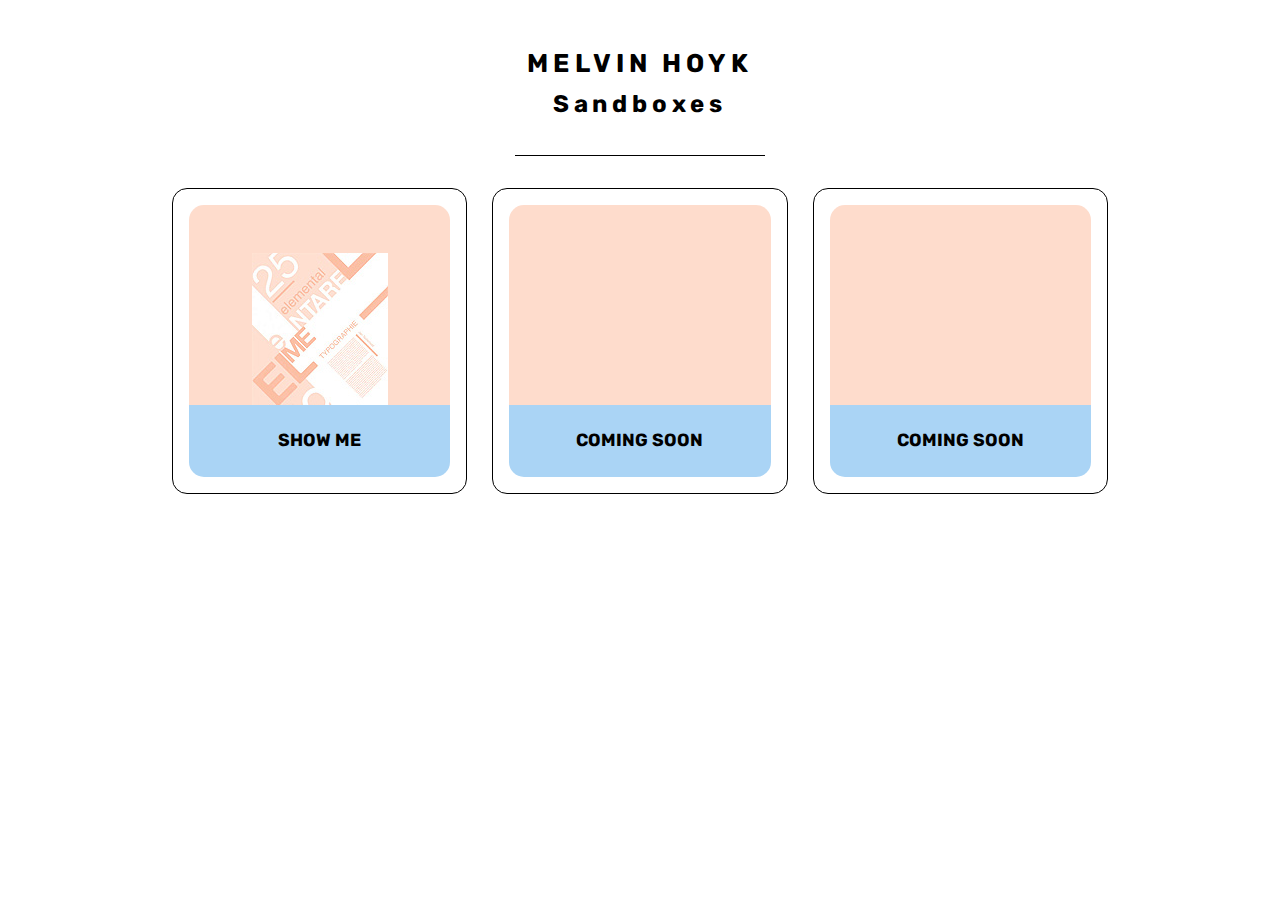
<file: index.html>
<!DOCTYPE html>
<html lang="en">
  <head>
		<meta charset="UTF-8">
    <meta name="viewport" content="width=device-width, initial-scale=1">
		<title>Melvin Hoyk Sandboxes</title>
    <link href="https://fonts.googleapis.com/css?family=Rubik" rel="stylesheet">
		<link rel="stylesheet" type="text/css" href="style.css"/>

  </head>
  <body>

    <header>
    <h1>MELVIN HOYK</h1>
    <h2>Sandboxes</h2>
    <h3></h3>
    </header>

    <main>
        <article>
          <span class="top"></span>
          <a href="work/Gridlicious/index.html">Show Me</a>
        </article>

        <article>
          <span class="top1"></span>
          <a>Coming Soon</a>
        </article>

        <article>
          <span class="top2"></span>
          <a>Coming Soon</a>
        </article>

    </main>

  </body>
</html>
</file>
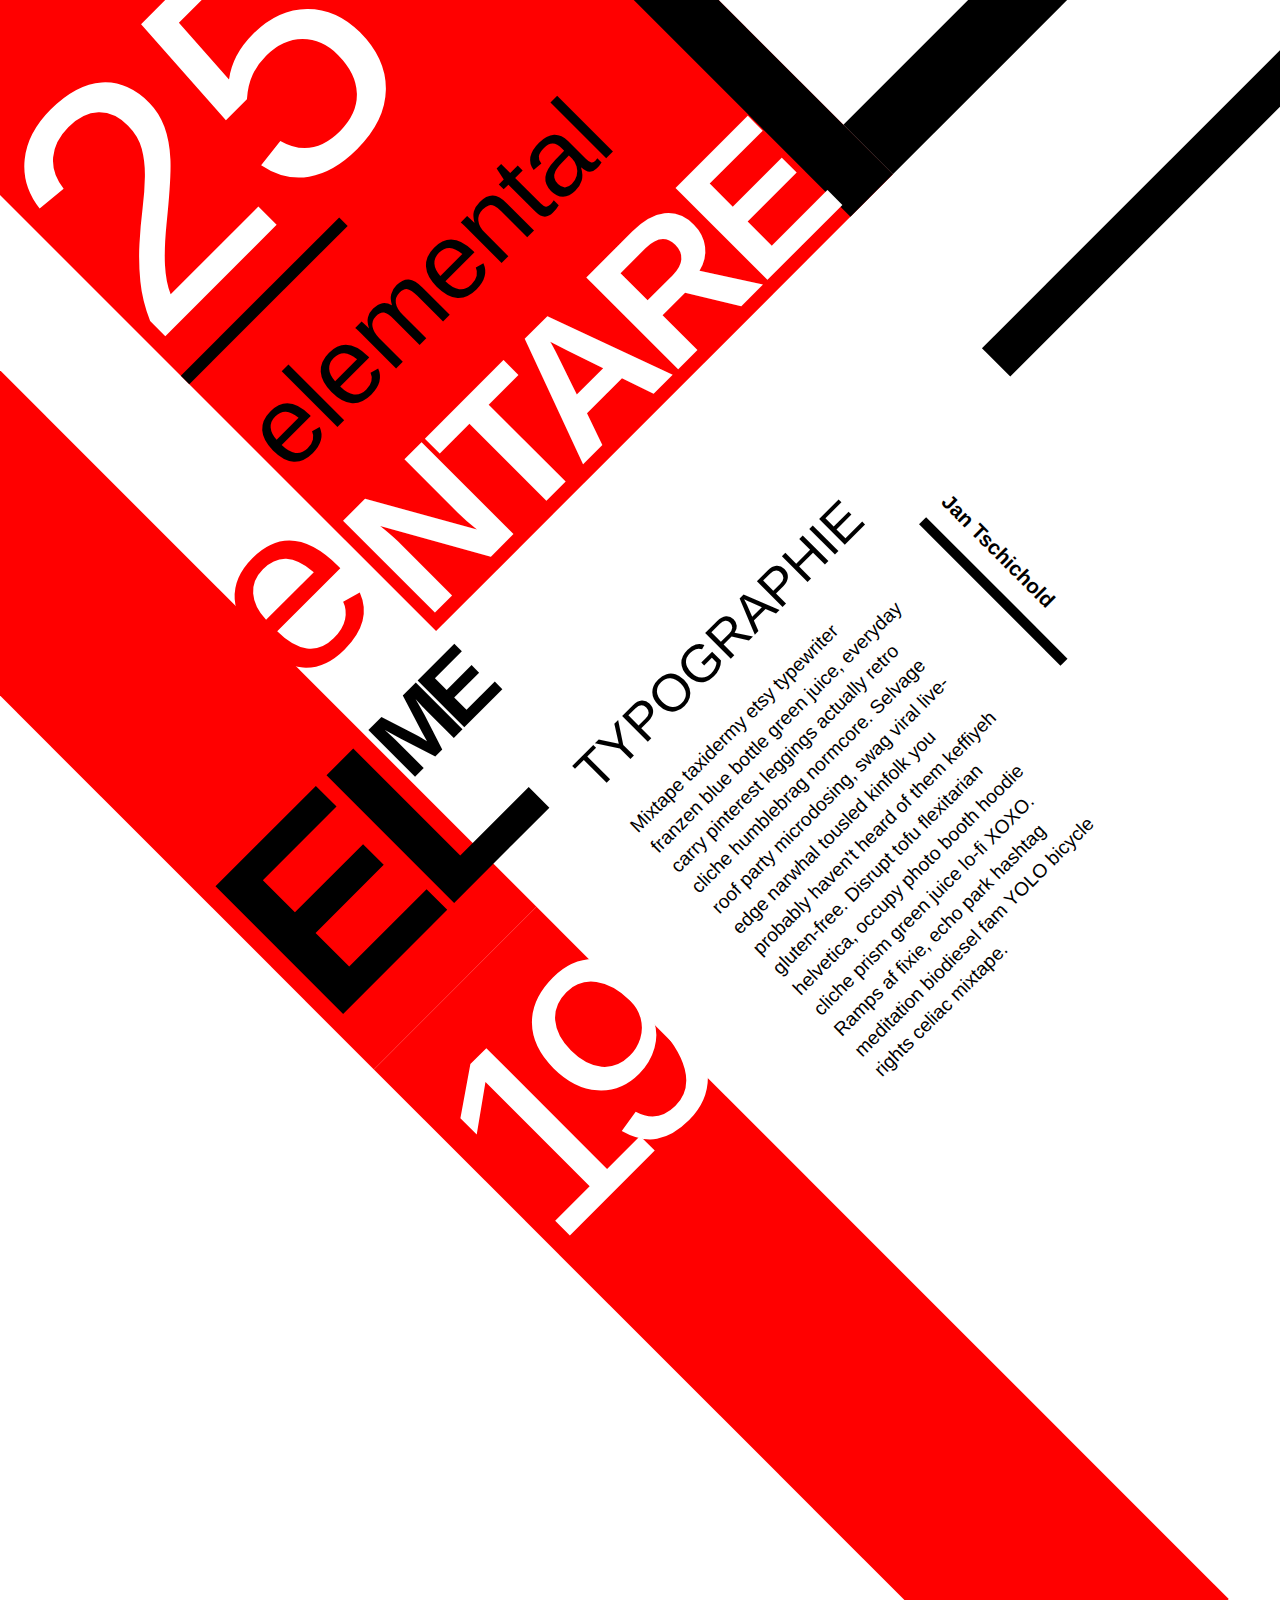
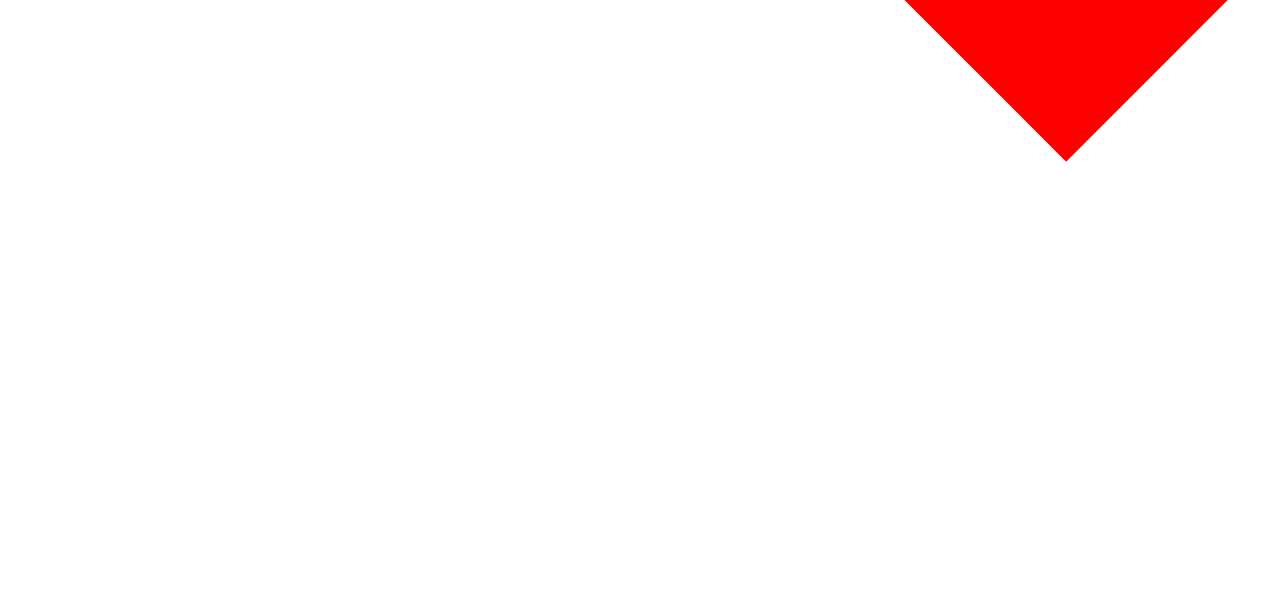
<file: work/Gridlicious/index.html>
<!DOCTYPE html>
<html dir="ltr" lang="en-us">
  <head>
    <meta charset="utf-8">
    <meta name="viewport" content="width=device-width, initial-scale=1">
    <title>Gridlicious</title>
    <link rel="stylesheet" href="style.css">
  </head>

  <body>
    <main>
      <div class="sect1">
      <h1>EL</h1>
      </div>

      <div class="sect1b">
        <h1>19</h1>
      </div>

      <div class="sect1c">
        <span>e</span>
      </div>
      <div class="me">ME</div>

      <div class="sect2">
        <h1>25</h1>
        <h3>elemental</h3>
        <h2>NTARE</h2>
      </div>

      <div class="sect2b"></div>
      <div class="sect3">
        <h4>TYPOGRAPHIE</h4>
      </div>
      <b></b>

      <div class="sect3b">
        <span>Jan Tschichold</span>
        <p>Mixtape taxidermy etsy typewriter franzen blue bottle green juice, everyday carry pinterest leggings actually retro cliche humblebrag normcore.
          Selvage roof party microdosing, swag viral live-edge narwhal tousled kinfolk you probably haven't heard of them keffiyeh gluten-free. Disrupt tofu
          flexitarian helvetica, occupy photo booth hoodie cliche prism green juice lo-fi XOXO. Ramps af fixie, echo park hashtag meditation biodiesel fam
          YOLO bicycle rights celiac mixtape.</p>
      </div>

    </main>
  </body>

</html>
</file>
<file: style.css>
/* Below: normalize.css v8.0.0 | MIT License | github.com/necolas/normalize.css */
html {line-height: 1.15;-webkit-text-size-adjust: 100%;} body{margin:0;} h1 {font-size: 2em; margin: 0.67em 0;} hr{box-sizing: content-box; height: 0; overflow: visible;} pre {font-family: monospace, monospace;font-size: 1em;} a{background-color: transparent;} abbr[title] {border-bottom: none;text-decoration: underline;text-decoration: underline dotted;}b,strong {font-weight: bolder;}code,kbd,samp {font-family: monospace, monospace;font-size: 1em;} small {font-size: 80%;}sub,sup {font-size: 75%;line-height: 0;position: relative;vertical-align: baseline;}sub {bottom: -0.25em;}sup {top: -0.5em;}img{border-style: none;}button,input,optgroup,select,textarea{font-family: inherit;font-size: 100%;line-height: 1.15;margin: 0;}button,input{overflow: visible;}button,select {text-transform: none;}button,[type="button"],[type="reset"],[type="submit"] {-webkit-appearance: button;}button::-moz-focus-inner,[type="button"]::-moz-focus-inner,[type="reset"]::-moz-focus-inner,[type="submit"]::-moz-focus-inner {border-style: none;padding: 0;}button:-moz-focusring,[type="button"]:-moz-focusring,[type="reset"]:-moz-focusring,[type="submit"]:-moz-focusring {outline: 1px dotted ButtonText;}
fieldset {padding: 0.35em 0.75em 0.625em;}legend {box-sizing: border-box; color: inherit; display: table; max-width: 100%; padding: 0; white-space: normal;}progress {vertical-align: baseline;}textarea {overflow: auto;}[type="checkbox"],[type="radio"] {box-sizing: border-box; padding: 0;}[type="number"]::-webkit-inner-spin-button,[type="number"]::-webkit-outer-spin-button {height: auto;}[type="search"] {-webkit-appearance: textfield; outline-offset: -2px;}[type="search"]::-webkit-search-decoration {-webkit-appearance: none;} ::-webkit-file-upload-button {-webkit-appearance: button; font: inherit;} details {display: block;} summary {display: list-item;} template {display: none;}[hidden] {display: none;}


*, *::before, *::after {box-sizing: border-box;}

header {
  padding-top: 2rem;
  color: #000000;
  font-family: 'Rubik', sans-serif;

}
h1,h2 {
  text-align: center;
}
h1 {
  margin-bottom: .5em;
  font-size: 1.6em;
  letter-spacing: .2em;
}
h2 {
  margin-top: 0;
  margin-bottom: 1.5em;
  font-size: 1.5em;
  letter-spacing: .2em;
}
h3 {
  border-top: .07rem solid;
  width: 250px;
  margin: auto;
}

/* =====================================
   Grid & Flexbox Layout
======================================== */
main {
  width: 95%;
  max-width: 1000px;

  display: grid;
  grid-template-columns: repeat(auto-fit, minmax(280px, 1fr));
  grid-gap: 25px;
}

article {
  display: flex;
  flex-direction: column;
}

/* ===================================== */

main {
  margin: 2em auto;
  padding: 0 2em;
}
article {
  padding: 1em 1em;
  border: 1px solid #000000;
  border-radius: 15px;
}
.top {
  height: 200px;
  background: url("img/sample1.jpg") no-repeat center bottom;
  background-color: #fedccc;
  border-radius: 15px 15px 0 0;
}
.top1 {
  height: 200px;

  background-color: #fedccc;
  border-radius: 15px 15px 0 0;
}
.top2 {
  height: 200px;

  background-color: #fedccc;
  border-radius: 15px 15px 0 0;
}

a {
  font-size: 1.1em;
  color: #000;
  font-family: "Rubik", sans-serif;
  font-weight: bold;
  text-transform: uppercase;
  text-decoration-line: none;
  display: inline-block; /* This line is where the thumbnails flow side by side */
  text-align: center;
  padding-top: 25px;
  height: 72px;
  background-color: #AAD4F5;
  border: none;
  border-radius: 0 0 15px 15px;
}

a:hover {
  background-color: #6EBAF5;
  color: white;
}
a:active {
  background-color: #AAD4F5;
  color: #000;
}
/* ======= This line below, removing blue border button tag =======* */
/* a:focus {
  outline: 0;
} */
</file>
<file: work/Gridlicious/style.css>
/* Below: normalize.css v8.0.0 | MIT License | github.com/necolas/normalize.css */
html {line-height: 1.15;-webkit-text-size-adjust: 100%;} body{margin:0;} h1 {font-size: 2em; margin: 0.67em 0;} hr{box-sizing: content-box; height: 0; overflow: visible;} pre {font-family: monospace, monospace;font-size: 1em;} a{background-color: transparent;} abbr[title] {border-bottom: none;text-decoration: underline;text-decoration: underline dotted;}b,strong {font-weight: bolder;}code,kbd,samp {font-family: monospace, monospace;font-size: 1em;} small {font-size: 80%;}sub,sup {font-size: 75%;line-height: 0;position: relative;vertical-align: baseline;}sub {bottom: -0.25em;}sup {top: -0.5em;}img{border-style: none;}button,input,optgroup,select,textarea{font-family: inherit;font-size: 100%;line-height: 1.15;margin: 0;}button,input{overflow: visible;}button,select {text-transform: none;}button,[type="button"],[type="reset"],[type="submit"] {-webkit-appearance: button;}button::-moz-focus-inner,[type="button"]::-moz-focus-inner,[type="reset"]::-moz-focus-inner,[type="submit"]::-moz-focus-inner {border-style: none;padding: 0;}button:-moz-focusring,[type="button"]:-moz-focusring,[type="reset"]:-moz-focusring,[type="submit"]:-moz-focusring {outline: 1px dotted ButtonText;}
fieldset {padding: 0.35em 0.75em 0.625em;}legend {box-sizing: border-box; color: inherit; display: table; max-width: 100%; padding: 0; white-space: normal;}progress {vertical-align: baseline;}textarea {overflow: auto;}[type="checkbox"],[type="radio"] {box-sizing: border-box; padding: 0;}[type="number"]::-webkit-inner-spin-button,[type="number"]::-webkit-outer-spin-button {height: auto;}[type="search"] {-webkit-appearance: textfield; outline-offset: -2px;}[type="search"]::-webkit-search-decoration {-webkit-appearance: none;} ::-webkit-file-upload-button {-webkit-appearance: button; font: inherit;} details {display: block;} summary {display: list-item;} template {display: none;}[hidden] {display: none;}

*, *::before, *::after {box-sizing: border-box;}

html {
  font-family: helvetica, sans-serif;
}

/* =====================================
   Grid Layout
======================================== */
main {
  width: 100%;
  margin-top: -450px;
  margin-left: 150px;

  display: grid;
  grid-template-columns: 0.5fr 1.5fr 1fr 2.5fr 1fr;
  grid-template-rows: 0.5fr 1fr 1fr 0.5fr 1.5fr 1.5fr;
  transform: rotate(-45deg);

}

.sect1 {
  grid-row: 1 / 5;
  grid-column: 1 / 3;
  background: red;
}

.sect1b {
  grid-row: 5 / 7;
  grid-column: 2 / 3;
  background: red;
}
.sect1c {
  grid-row: 3 / 4;
  grid-column: 3 / 4;
  align-self: end;
}
.me {
  grid-row: 4 / 5;
  grid-column: 3 / 4;
}
.sect2 {
  grid-row: 1 / 4;
  grid-column: 4 / 5;
  background: red;
  border-right: 60px solid #000;
}
.sect2b {
  grid-row: 3 / 4;
  grid-column: 5 / 6;
  border-bottom: 70px solid #000;
}
.sect3 {
  grid-row: 4 / 5;
  grid-column: 4 / 5;
}
.sect3b {
  grid-row: 5 / 6;
  grid-column: 4 / 5;
}
b {
  grid-row: 4 / 5;
  grid-column: 5 / 6;
  border-bottom: 40px solid #000;
}
@media (max-width: 920px){
  main {
    transform: none;
    margin-top: -50px;
    margin-left: 0;
  }
  .sect1c {
    align-self: auto;
  }
}
@media (max-width: 414px) {
  main {
    width: 414px;
    grid-template-columns: auto 1fr 1fr 2fr 0.5fr;
  }
  .sect2 h3 {

  }
}

/* ===================================== */

.sect1 h1 {
  font-size: calc(2rem + 18vw);
  letter-spacing: -18px;
  margin: 0;
  padding-top: 780px;
}
.sect1b h1 {
  color: #fff;
  font-size: calc(3rem + 18vw);
  font-weight: 400;
  letter-spacing: -40px;
  margin: 0;
}
.sect1c span {
  color: red;
  font-size: calc(2rem + 16vw);
  font-weight: 400;
  margin-left: -20px;
}
.me {
  font-size: calc(2rem + 5vw);
  font-weight: bold;
  letter-spacing: -10px;
}

.sect2 h1 {
  color: #fff;
  font-size: calc(4rem + 22vw);
  font-weight: 400;
  margin-top: 98px;
  margin-bottom: 0;
}

.sect2 h3 {
  font-size: calc(2rem + 6vw);
  font-weight: 400;
  letter-spacing: -1px;
  margin-top: -40px;
  border-top: 12px solid #000;
  width: 14rem;
  padding-left: 8px;
  padding-top: 35px;
  margin-bottom: 0;
}

.sect2 h2 {
  color: #fff;
  font-size: calc(3rem + 11vw);
  margin-top: 0;
  margin-bottom: -45px;
  letter-spacing: -10px;
}

.sect2b {
  width: 350px;

}

.sect3 h4 {
  font-size: 3.3em;
  font-weight: 400;
  margin-top: 180px;
  margin-bottom: 25px;
}
b {
  margin-bottom: 40px;
  margin-left: -60px;
  width: 600px;
}

.sect3b span {
  writing-mode: vertical-lr;
  float: right;
  font-size: 1.3em;
  font-weight: bold;
  border-left: 10px solid #000;
  padding-right: 180px;
  padding-left: 15px;
  height: 200px;

}
.sect3b p {
  width: 350px;
  font-size: 1.2em;
  line-height: 1.5;
  margin: 0;
}
</file>
